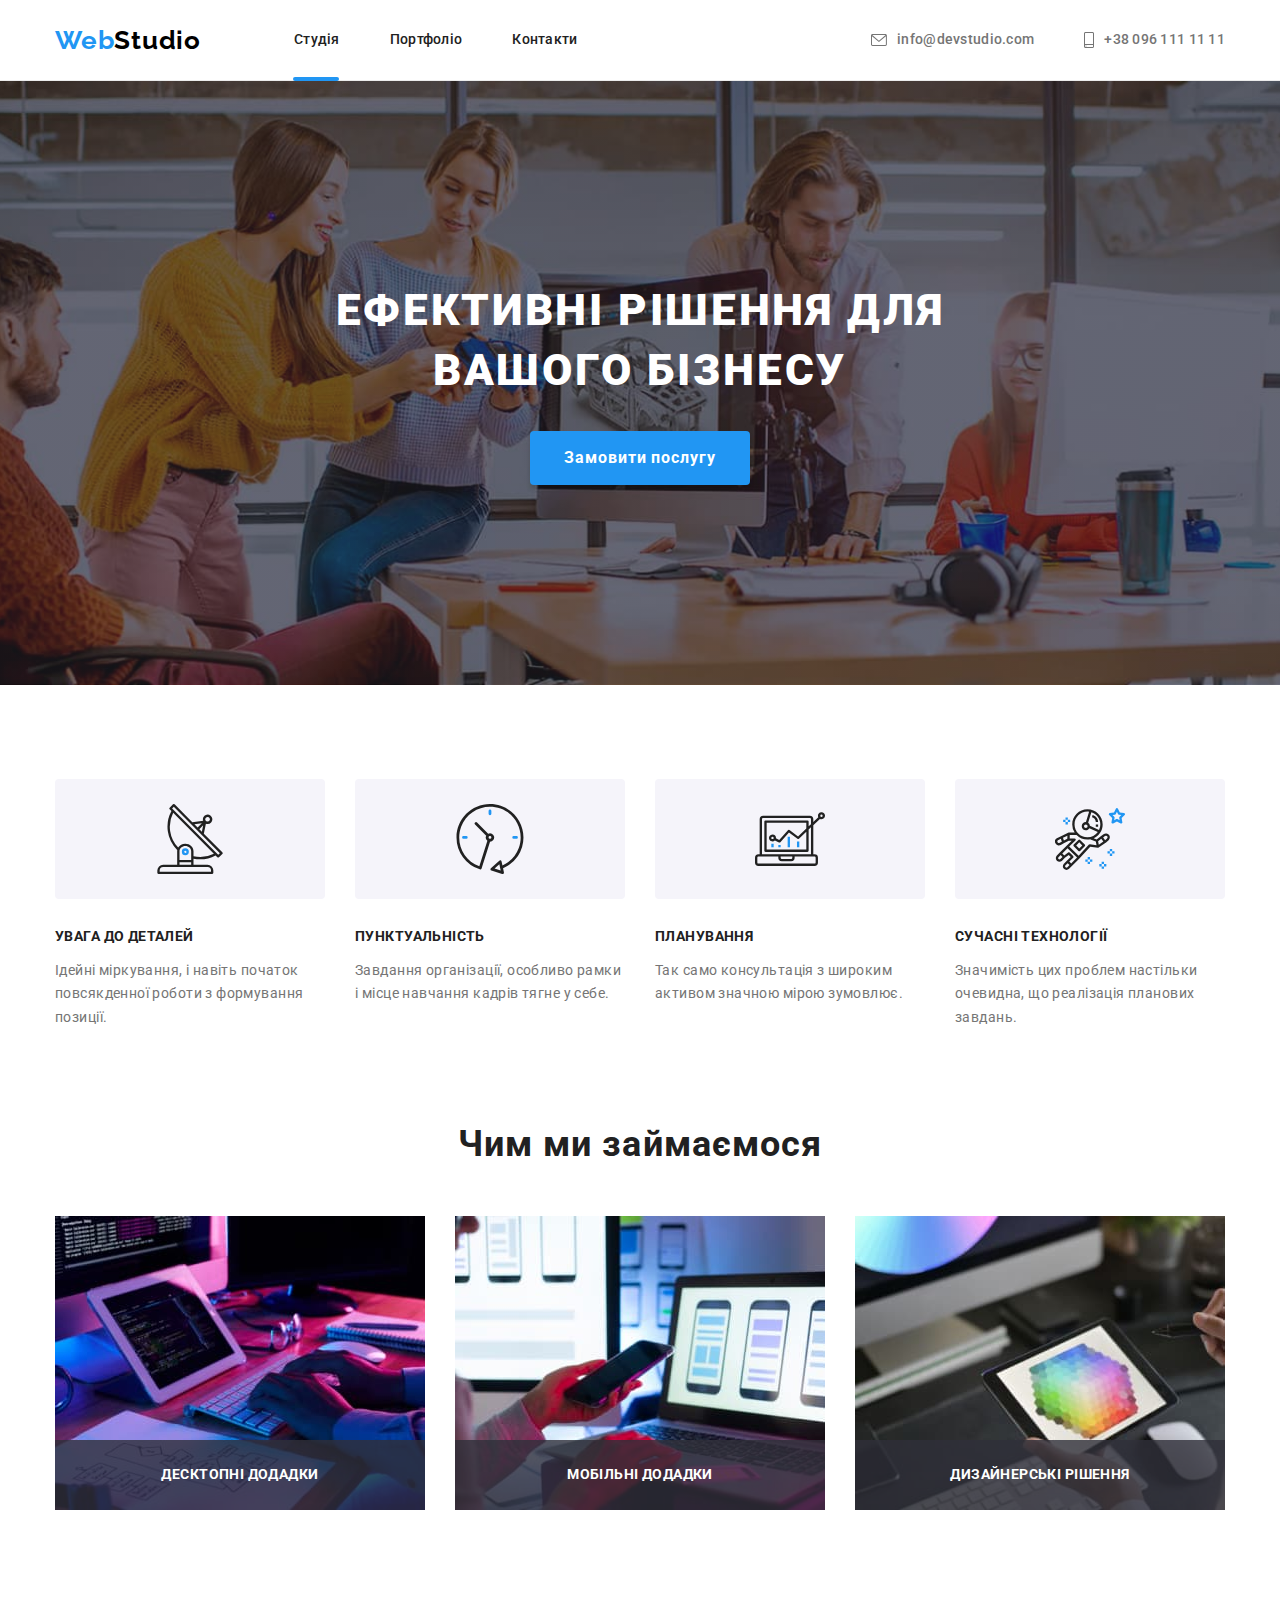
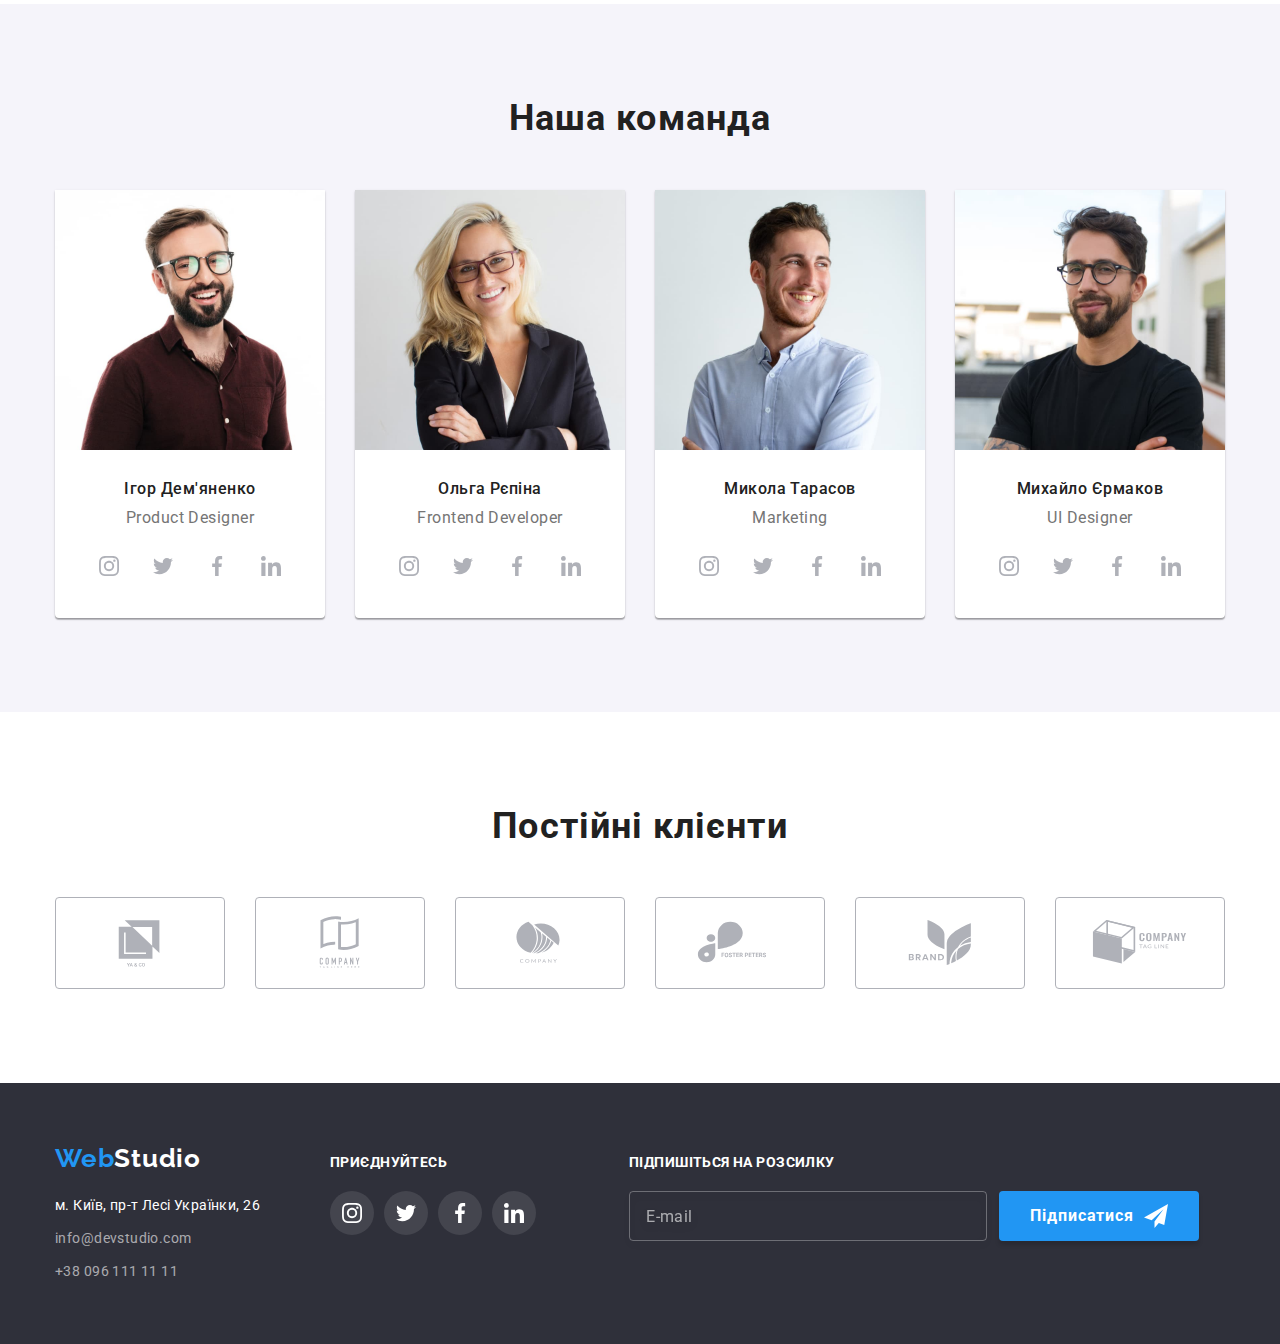
<file: index.html>
<!DOCTYPE html>
<html lang="uk">
    <head>
        <meta charset="UTF-8" />
        <meta http-equiv="X-UA-Compatible" content="IE=edge" />
        <meta name="viewport" content="width=device-width, initial-scale=1.0" />
        <title>Студія</title>
        <link rel="preconnect" href="https://fonts.googleapis.com" />
        <link rel="preconnect" href="https://fonts.gstatic.com" crossorigin />
        <link
            href="https://fonts.googleapis.com/css2?family=Raleway:wght@700&family=Roboto:wght@400;500;700;900&display=swap"
            rel="stylesheet"
        />
        <link
            rel="stylesheet"
            href="https://cdnjs.cloudflare.com/ajax/libs/modern-normalize/1.1.0/modern-normalize.min.css"
        />
        <link rel="stylesheet" href="./css/main.min.css" />
    </head>

    <body>
        <!-- Шапка -->
        <header class="header">
            <div class="container header__container">
                <a href="" class="header__logo"
                    ><span class="header__logo_color">Web</span>Studio</a
                >
                <nav>
                    <ul class="list header__navigation">
                        <li class="header__list">
                            <a
                                href="./index.html"
                                class="header__navigation__link current"
                                >Студія</a
                            >
                        </li>
                        <li class="header__list">
                            <a
                                href="./portfolio.html"
                                class="header__navigation__link"
                                >Портфоліо</a
                            >
                        </li>
                        <li class="header__list">
                            <a href="" class="header__navigation__link"
                                >Контакти</a
                            >
                        </li>
                    </ul>
                </nav>
                <ul class="list header__contacts">
                    <li class="header__list">
                        <a
                            href="mailto:info@devstudio.com"
                            class="header__contacts__link"
                            ><svg
                                class="header__contacts__link__icon"
                                width="16"
                                height="12"
                            >
                                <use
                                    href="./img/icons.svg#icon-envelope"
                                ></use></svg
                            >info@devstudio.com
                        </a>
                    </li>
                    <li class="header__list">
                        <a
                            href="tel:+380961111111"
                            class="header__contacts__link"
                            ><svg
                                class="header__contacts__link__icon"
                                width="10"
                                height="16"
                            >
                                <use
                                    href="./img/icons.svg#icon-smartphone"
                                ></use></svg
                            >+38 096 111 11 11
                        </a>
                    </li>
                </ul>
            </div>
        </header>

        <main>
            <!-- Герой -->
            <section class="hero">
                <h1 class="hero__title">
                    Ефективні рішення для вашого бізнесу
                </h1>
                <button
                    type="button"
                    class="button hero__button"
                    data-modal-open
                >
                    Замовити послугу
                </button>
            </section>
            <!-- Особливості -->
            <section class="section">
                <div class="container">
                    <h2 class="visually-hidden">Особливості</h2>
                    <ul class="list features-content">
                        <li class="features-list">
                            <div class="features-list__item">
                                <svg
                                    class="features-list__item__icon"
                                    width="70"
                                    height="70"
                                >
                                    <use
                                        href="./img/icons.svg#icon-antenna"
                                    ></use>
                                </svg>
                            </div>
                            <h3 class="features-list__subtitle">
                                УВАГА ДО ДЕТАЛЕЙ
                            </h3>
                            <p class="features-list__text">
                                Ідейні міркування, і навіть початок повсякденної
                                роботи з формування позиції.
                            </p>
                        </li>
                        <li class="features-list">
                            <div class="features-list__item">
                                <svg
                                    class="features-list__item__icon"
                                    width="70"
                                    height="70"
                                >
                                    <use
                                        href="./img/icons.svg#icon-clock"
                                    ></use>
                                </svg>
                            </div>
                            <h3 class="features-list__subtitle">
                                ПУНКТУАЛЬНІСТЬ
                            </h3>
                            <p class="features-list__text">
                                Завдання організації, особливо рамки і місце
                                навчання кадрів тягне у себе.
                            </p>
                        </li>
                        <li class="features-list">
                            <div class="features-list__item">
                                <svg
                                    class="features-list__item__icon"
                                    width="70"
                                    height="70"
                                >
                                    <use
                                        href="./img/icons.svg#icon-diagram"
                                    ></use>
                                </svg>
                            </div>
                            <h3 class="features-list__subtitle">ПЛАНУВАННЯ</h3>
                            <p class="features-list__text">
                                Так само консультація з широким активом значною
                                мірою зумовлює.
                            </p>
                        </li>
                        <li class="features-list">
                            <div class="features-list__item">
                                <svg
                                    class="features-list__item__icon"
                                    width="70"
                                    height="70"
                                >
                                    <use
                                        href="./img/icons.svg#icon-astronaut"
                                    ></use>
                                </svg>
                            </div>
                            <h3 class="features-list__subtitle">
                                СУЧАСНІ ТЕХНОЛОГІЇ
                            </h3>
                            <p class="features-list__text">
                                Значимість цих проблем настільки очевидна, що
                                реалізація планових завдань.
                            </p>
                        </li>
                    </ul>
                </div>
            </section>
            <!-- Чим ми займаємося -->
            <section class="section no-padding">
                <div class="container">
                    <h2 class="caption">Чим ми займаємося</h2>
                    <ul class="task-content">
                        <li class="task-list">
                            <div class="task-list__thumb">
                                <img
                                    src="./img/box1.jpg"
                                    alt="людина пише код"
                                    width="370"
                                    height="294"
                                    class="img"
                                />
                                <div class="task-list__desc">
                                    <h3 class="task-list__desc__text">
                                        ДЕСКТОПНІ ДОДАДКИ
                                    </h3>
                                </div>
                            </div>
                        </li>
                        <li class="task-list">
                            <div class="task-list__thumb">
                                <img
                                    src="./img/box2.jpg"
                                    alt="людина створює додаток для телефона"
                                    width="370"
                                    height="294"
                                    class="img"
                                />
                                <div class="task-list__desc">
                                    <h3 class="task-list__desc__text">
                                        МОБІЛЬНІ ДОДАДКИ
                                    </h3>
                                </div>
                            </div>
                        </li>
                        <li class="task-list">
                            <div class="task-list__thumb">
                                <img
                                    src="./img/box3.jpg"
                                    alt="селектор кольору"
                                    width="370"
                                    height="294"
                                    class="img"
                                />
                                <div class="task-list__desc">
                                    <h3 class="task-list__desc__text">
                                        ДИЗАЙНЕРСЬКІ РІШЕННЯ
                                    </h3>
                                </div>
                            </div>
                        </li>
                    </ul>
                </div>
            </section>
            <!-- Наша команда -->
            <section class="bg-team section">
                <div class="container">
                    <h2 class="caption">Наша команда</h2>
                    <ul class="team-content">
                        <li class="team-list">
                            <img
                                src="./img/portret1.jpg"
                                alt="фото Product Designer"
                                width="270"
                                height="260"
                                class="img"
                            />
                            <div class="team-list__content">
                                <h3 class="team-list__name">Ігор Дем'яненко</h3>
                                <p class="team-list__desc">Product Designer</p>
                                <ul class="team-list__soc">
                                    <li class="team-list__soc__list">
                                        <a class="team-list__soc__link" href="">
                                            <svg
                                                class="team-list__soc__icon"
                                                width="20"
                                                height="20"
                                            >
                                                <use
                                                    href="./img/icons.svg#icon-instagram"
                                                ></use>
                                            </svg>
                                        </a>
                                    </li>
                                    <li class="team-list__soc__list">
                                        <a class="team-list__soc__link" href=""
                                            ><svg
                                                class="team-list__soc__icon"
                                                width="20"
                                                height="20"
                                            >
                                                <use
                                                    href="./img/icons.svg#icon-twitter"
                                                ></use></svg
                                        ></a>
                                    </li>
                                    <li class="team-list__soc__list">
                                        <a class="team-list__soc__link" href=""
                                            ><svg
                                                class="team-list__soc__icon"
                                                width="20"
                                                height="20"
                                            >
                                                <use
                                                    href="./img/icons.svg#icon-facebook"
                                                ></use></svg
                                        ></a>
                                    </li>
                                    <li class="team-list__soc__list">
                                        <a class="team-list__soc__link" href=""
                                            ><svg
                                                class="team-list__soc__icon"
                                                width="20"
                                                height="20"
                                            >
                                                <use
                                                    href="./img/icons.svg#icon-linkedin"
                                                ></use></svg
                                        ></a>
                                    </li>
                                </ul>
                            </div>
                        </li>
                        <li class="team-list">
                            <img
                                src="./img/portret2.jpg"
                                alt="фото Frontend Developer"
                                width="270"
                                height="260"
                                class="img"
                            />
                            <div class="team-list__content">
                                <h3 class="team-list__name">Ольга Рєпіна</h3>
                                <p class="team-list__desc">
                                    Frontend Developer
                                </p>
                                <ul class="team-list__soc">
                                    <li class="team-list__soc__list">
                                        <a class="team-list__soc__link" href="">
                                            <svg
                                                class="team-list__soc__icon"
                                                width="20"
                                                height="20"
                                            >
                                                <use
                                                    href="./img/icons.svg#icon-instagram"
                                                ></use>
                                            </svg>
                                        </a>
                                    </li>
                                    <li class="team-list__soc__list">
                                        <a class="team-list__soc__link" href="">
                                            <svg
                                                class="team-list__soc__icon"
                                                width="20"
                                                height="20"
                                            >
                                                <use
                                                    href="./img/icons.svg#icon-twitter"
                                                ></use>
                                            </svg>
                                        </a>
                                    </li>
                                    <li class="team-list__soc__list">
                                        <a class="team-list__soc__link" href="">
                                            <svg
                                                class="team-list__soc__icon"
                                                width="20"
                                                height="20"
                                            >
                                                <use
                                                    href="./img/icons.svg#icon-facebook"
                                                ></use>
                                            </svg>
                                        </a>
                                    </li>
                                    <li class="team-list__soc__list">
                                        <a class="team-list__soc__link" href="">
                                            <svg
                                                class="team-list__soc__icon"
                                                width="20"
                                                height="20"
                                            >
                                                <use
                                                    href="./img/icons.svg#icon-linkedin"
                                                ></use>
                                            </svg>
                                        </a>
                                    </li>
                                </ul>
                            </div>
                        </li>
                        <li class="team-list">
                            <img
                                src="./img/portret3.jpg"
                                alt="фото Marketing"
                                width="270"
                                height="260"
                                class="img"
                            />
                            <div class="team-list__content">
                                <h3 class="team-list__name">Микола Тарасов</h3>
                                <p class="team-list__desc">Marketing</p>
                                <ul class="team-list__soc">
                                    <li class="team-list__soc__list">
                                        <a class="team-list__soc__link" href="">
                                            <svg
                                                class="team-list__soc__icon"
                                                width="20"
                                                height="20"
                                            >
                                                <use
                                                    href="./img/icons.svg#icon-instagram"
                                                ></use>
                                            </svg>
                                        </a>
                                    </li>
                                    <li class="team-list__soc__list">
                                        <a class="team-list__soc__link" href="">
                                            <svg
                                                class="team-list__soc__icon"
                                                width="20"
                                                height="20"
                                            >
                                                <use
                                                    href="./img/icons.svg#icon-twitter"
                                                ></use>
                                            </svg>
                                        </a>
                                    </li>
                                    <li class="team-list__soc__list">
                                        <a class="team-list__soc__link" href="">
                                            <svg
                                                class="team-list__soc__icon"
                                                width="20"
                                                height="20"
                                            >
                                                <use
                                                    href="./img/icons.svg#icon-facebook"
                                                ></use>
                                            </svg>
                                        </a>
                                    </li>
                                    <li class="team-list__soc__list">
                                        <a class="team-list__soc__link" href="">
                                            <svg
                                                class="team-list__soc__icon"
                                                width="20"
                                                height="20"
                                            >
                                                <use
                                                    href="./img/icons.svg#icon-linkedin"
                                                ></use>
                                            </svg>
                                        </a>
                                    </li>
                                </ul>
                            </div>
                        </li>
                        <li class="team-list">
                            <img
                                src="./img/portret4.jpg"
                                alt="фото UI Designer"
                                width="270"
                                height="260"
                                class="img"
                            />
                            <div class="team-list__content">
                                <h3 class="team-list__name">Михайло Єрмаков</h3>
                                <p class="team-list__desc">UI Designer</p>
                                <ul class="team-list__soc">
                                    <li class="team-list__soc__list">
                                        <a class="team-list__soc__link" href=""
                                            ><svg
                                                class="team-list__soc__icon"
                                                width="20"
                                                height="20"
                                            >
                                                <use
                                                    href="./img/icons.svg#icon-instagram"
                                                ></use></svg
                                        ></a>
                                    </li>
                                    <li class="team-list__soc__list">
                                        <a class="team-list__soc__link" href="">
                                            <svg
                                                class="team-list__soc__icon"
                                                width="20"
                                                height="20"
                                            >
                                                <use
                                                    href="./img/icons.svg#icon-twitter"
                                                ></use>
                                            </svg>
                                        </a>
                                    </li>
                                    <li class="team-list__soc__list">
                                        <a class="team-list__soc__link" href="">
                                            <svg
                                                class="team-list__soc__icon"
                                                width="20"
                                                height="20"
                                            >
                                                <use
                                                    href="./img/icons.svg#icon-facebook"
                                                ></use>
                                            </svg>
                                        </a>
                                    </li>
                                    <li class="team-list__soc__list">
                                        <a class="team-list__soc__link" href="">
                                            <svg
                                                class="team-list__soc__icon"
                                                width="20"
                                                height="20"
                                            >
                                                <use
                                                    href="./img/icons.svg#icon-linkedin"
                                                ></use>
                                            </svg>
                                        </a>
                                    </li>
                                </ul>
                            </div>
                        </li>
                    </ul>
                </div>
            </section>

            <!-- Постійні клієнти -->
            <section class="section">
                <h2 class="caption">Постійні клієнти</h2>
                <div class="container">
                    <ul class="clients-content">
                        <li class="clients-list">
                            <a href="" class="clients-list__logo">
                                <svg
                                    class="clients-list__icon"
                                    width="106"
                                    height="60"
                                >
                                    <use href="./img/icons.svg#icon-Logo"></use>
                                </svg>
                            </a>
                        </li>
                        <li class="clients-list">
                            <a href="" class="clients-list__logo">
                                <svg
                                    class="clients-list__icon"
                                    width="106"
                                    height="60"
                                >
                                    <use
                                        href="./img/icons.svg#icon-Logo2"
                                    ></use>
                                </svg>
                            </a>
                        </li>
                        <li class="clients-list">
                            <a href="" class="clients-list__logo">
                                <svg
                                    class="clients-list__icon"
                                    width="106"
                                    height="60"
                                >
                                    <use
                                        href="./img/icons.svg#icon-Logo3"
                                    ></use>
                                </svg>
                            </a>
                        </li>
                        <li class="clients-list">
                            <a href="" class="clients-list__logo">
                                <svg
                                    class="clients-list__icon"
                                    width="106"
                                    height="60"
                                >
                                    <use
                                        href="./img/icons.svg#icon-Logo4"
                                    ></use>
                                </svg>
                            </a>
                        </li>
                        <li class="clients-list">
                            <a href="" class="clients-list__logo">
                                <svg
                                    class="clients-list__icon"
                                    width="106"
                                    height="60"
                                >
                                    <use
                                        href="./img/icons.svg#icon-Logo5"
                                    ></use>
                                </svg>
                            </a>
                        </li>
                        <li class="clients-list">
                            <a href="" class="clients-list__logo">
                                <svg
                                    class="clients-list__icon"
                                    width="106"
                                    height="60"
                                >
                                    <use
                                        href="./img/icons.svg#icon-Logo6"
                                    ></use></svg
                            ></a>
                        </li>
                    </ul>
                </div>
            </section>
        </main>

        <!-- Підвал -->
        <footer class="bg-footer">
            <div class="container footer">
                <div class="footer__adress">
                    <a href="" class="footer__logo"
                        ><span class="footer__logo_color_accent">Web</span
                        ><span class="footer__logo_color">Studio</span></a
                    >
                    <address class="footer__adress__container">
                        <ul class="adress-content">
                            <li class="footer-list">
                                <a
                                    href="https://goo.gl/maps/EUFR8AD1wJdvJYkh8"
                                    target="_blank"
                                    rel="noopener noreferrer nofollow"
                                    class="footer-list__adress"
                                    >м. Київ, пр-т Лесі Українки, 26</a
                                >
                            </li>
                            <li class="footer-list">
                                <a
                                    href="mailto:info@devstudio.com"
                                    class="footer-list__contacts"
                                    >info@devstudio.com</a
                                >
                            </li>
                            <li class="footer-list">
                                <a
                                    href="tel:+380961111111"
                                    class="footer-list__contacts"
                                    >+38 096 111 11 11</a
                                >
                            </li>
                        </ul>
                    </address>
                </div>

                <div class="footer__socials">
                    <h3 class="footer__socials__subtitle">приєднуйтесь</h3>
                    <ul class="footer-list footer__socials__items">
                        <li>
                            <a href="" class="footer__socials__link">
                                <svg
                                    class="footer__socials__icon"
                                    width="20"
                                    height="20"
                                >
                                    <use
                                        href="./img/icons.svg#icon-instagram"
                                    ></use>
                                </svg>
                            </a>
                        </li>
                        <li>
                            <a href="" class="footer__socials__link">
                                <svg
                                    class="footer__socials__icon"
                                    width="20"
                                    height="20"
                                >
                                    <use
                                        href="./img/icons.svg#icon-twitter"
                                    ></use>
                                </svg>
                            </a>
                        </li>
                        <li>
                            <a href="" class="footer__socials__link">
                                <svg
                                    class="footer__socials__icon"
                                    width="20"
                                    height="20"
                                >
                                    <use
                                        href="./img/icons.svg#icon-facebook"
                                    ></use>
                                </svg>
                            </a>
                        </li>
                        <li>
                            <a href="" class="footer__socials__link">
                                <svg
                                    class="footer__socials__icon"
                                    width="20"
                                    height="20"
                                >
                                    <use
                                        href="./img/icons.svg#icon-linkedin"
                                    ></use>
                                </svg>
                            </a>
                        </li>
                    </ul>
                </div>

                <div class="footer__form">
                    <form>
                        <p class="footer__form__subtitle">
                            ПІДПИШІТЬСЯ НА РОЗСИЛКУ
                        </p>
                        <div class="footer__form__box">
                            <input
                                type="text"
                                class="footer__form__input"
                                name="user-email"
                                placeholder="E-mail"
                            />
                            <button type="submit" class="footer__form__button">
                                Підписатися
                                <svg
                                    class="footer__form__button__icon"
                                    width="24"
                                    height="24"
                                >
                                    <use
                                        href="./img/icons.svg#icon-icon-send"
                                    ></use>
                                </svg>
                            </button>
                        </div>
                    </form>
                </div>
            </div>
        </footer>

        <div class="backdrop is-hidden" data-modal>
            <div class="modal">
                <button class="modal__button_close" data-modal-close>
                    <svg class="modal__button__icon" width="18" height="18">
                        <use
                            href="./img/icons.svg#icon-close-black-18dp-2-1"
                        ></use>
                    </svg>
                </button>
                <p class="modal__subtitle">
                    Залиште свої дані, ми вам передзвонимо
                </p>
                <form>
                    <div class="modal-form">
                        <label for="user-name" class="modal-form__label"
                            >Ім'я</label
                        >
                        <div class="modal-form__wrap">
                            <input
                                type="text"
                                class="modal-form__input"
                                name="user-name"
                                id="user-name"
                                required
                            />
                            <svg
                                class="modal-form__input__icon"
                                width="18"
                                height="18"
                            >
                                <use
                                    href="./img/icons.svg#icon-person-black-18dp-1"
                                ></use>
                            </svg>
                        </div>
                    </div>
                    <div class="modal-form">
                        <label for="user-tel" class="modal-form__label"
                            >Телефон</label
                        >
                        <div class="modal-form__wrap">
                            <input
                                type="tel"
                                class="modal-form__input"
                                name="user-tel"
                                id="user-tel"
                                required
                            />
                            <svg
                                class="modal-form__input__icon"
                                width="18"
                                height="18"
                            >
                                <use
                                    href="./img/icons.svg#icon-phone-black-18dp-1"
                                ></use>
                            </svg>
                        </div>
                    </div>
                    <div class="modal-form">
                        <label for="user-email" class="modal-form__label"
                            >Пошта</label
                        >
                        <div class="modal-form__wrap">
                            <input
                                type="email"
                                class="modal-form__input"
                                name="user-email"
                                id="user-email"
                            />
                            <svg
                                class="modal-form__input__icon"
                                width="18"
                                height="18"
                            >
                                <use
                                    href="./img/icons.svg#icon-email-black-18dp-1"
                                ></use>
                            </svg>
                        </div>
                    </div>
                    <div class="modal-form">
                        <label for="user-comment" class="modal-form__label"
                            >Коментар</label
                        >
                        <textarea
                            name="user-comment"
                            id="user-comment"
                            class="modal-form__comment"
                            placeholder="Введіть текст"
                        ></textarea>
                    </div>
                    <div class="modal-checkbox">
                        <input
                            type="checkbox"
                            class="modal-checkbox__input visually-hidden"
                            name="privacy"
                            id="privacy"
                        />
                        <label for="privacy" class="modal-checkbox__text">
                            <span>
                                <svg
                                    class="modal-checkbox__text__icon"
                                    width="16"
                                    height="15"
                                >
                                    <use
                                        href="./img/icons.svg#icon-icon-check-1"
                                    ></use>
                                </svg>
                            </span>
                            Погоджуюся з розсилкою та приймаю&nbsp;
                            <a href="" class="modal-checkbox__text_condition"
                                >Умови договору</a
                            >
                        </label>
                    </div>
                    <div class="modal__button__box">
                        <button type="submit" class="modal__button__text">
                            Відправити
                        </button>
                    </div>
                </form>
            </div>
        </div>
        <script src="./js/modal.js"></script>
    </body>
</html>
</file>
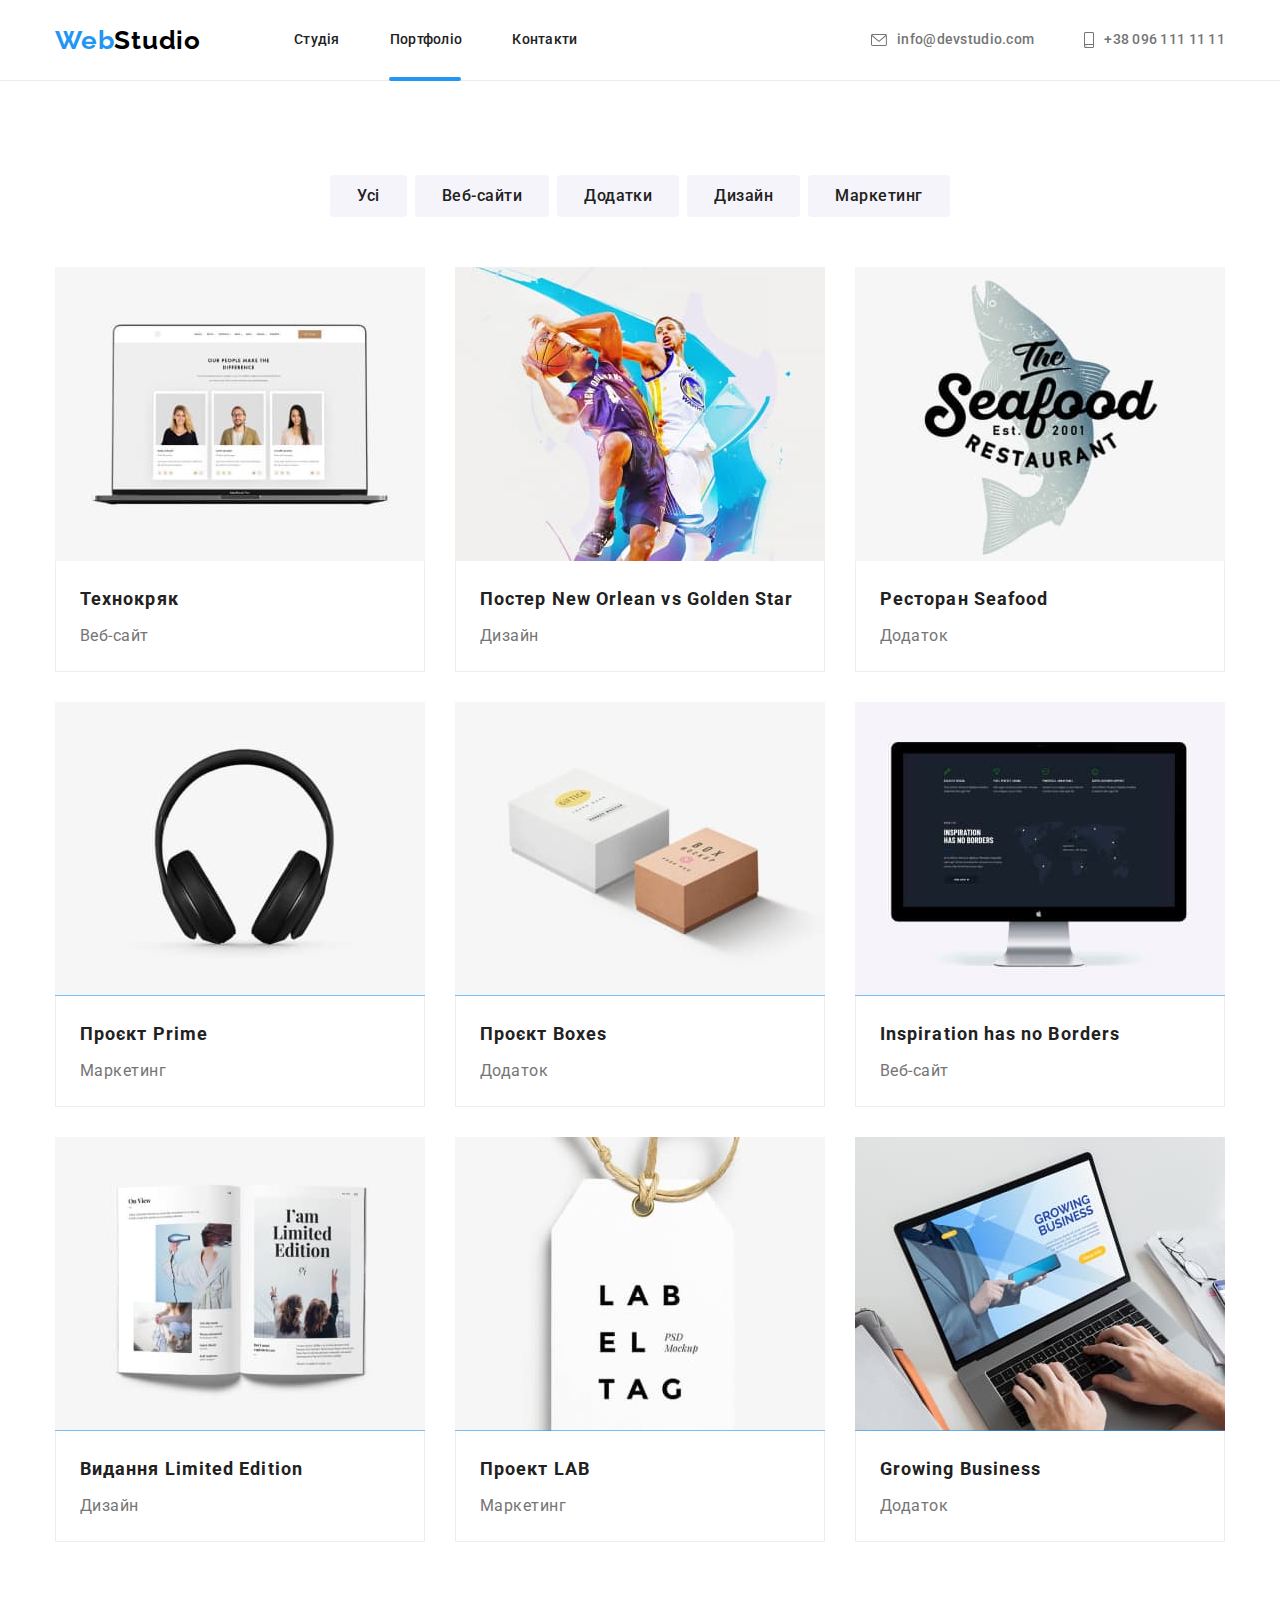
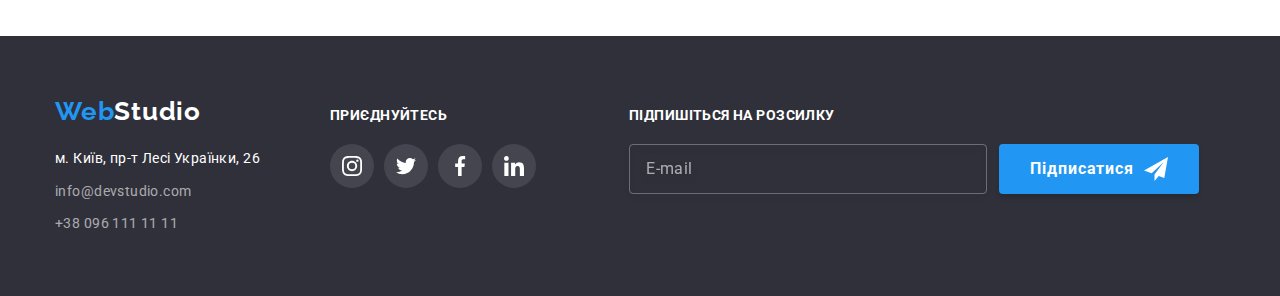
<file: portfolio.html>
<!DOCTYPE html>
<html lang="uk">
    <head>
        <meta charset="UTF-8" />
        <meta http-equiv="X-UA-Compatible" content="IE=edge" />
        <meta name="viewport" content="width=device-width, initial-scale=1.0" />
        <title>Portfolio</title>
        <link rel="preconnect" href="https://fonts.googleapis.com" />
        <link rel="preconnect" href="https://fonts.gstatic.com" crossorigin />
        <link
            href="https://fonts.googleapis.com/css2?family=Raleway:wght@700&family=Roboto:wght@400;500;700&display=swap"
            rel="stylesheet"
        />
        <link
            rel="stylesheet"
            href="https://cdnjs.cloudflare.com/ajax/libs/modern-normalize/1.1.0/modern-normalize.min.css"
        />
        <link rel="stylesheet" href="./css/main.min.css" />
    </head>

    <body>
        <!-- Шапка -->
        <header class="header">
            <div class="container header__container">
                <a href="" class="header__logo"
                    ><span class="header__logo_color">Web</span>Studio</a
                >
                <nav>
                    <ul class="list header__navigation">
                        <li class="header__list">
                            <a href="./index.html" class="header__navigation__link"
                                >Студія</a
                            >
                        </li>
                        <li class="header__list">
                            <a href="./portfolio.html" class="header__navigation__link current"
                                >Портфоліо</a
                            >
                        </li>
                        <li class="header__list">
                            <a href="" class="header__navigation__link">Контакти</a>
                        </li>
                    </ul>
                </nav>
                <ul class="list header__contacts">
                    <li class="header__list">
                        <a
                            href="mailto:info@devstudio.com"
                            class="header__contacts__link"
                            ><svg class="header__contacts__link__icon" width="16" height="12">
                                <use
                                    href="./img/icons.svg#icon-envelope"
                                ></use></svg
                            >info@devstudio.com
                        </a>
                    </li>
                    <li class="header__list">
                        <a href="tel:+380961111111" class="header__contacts__link"
                            ><svg class="header__contacts__link__icon" width="10" height="16">
                                <use
                                    href="./img/icons.svg#icon-smartphone"
                                ></use></svg
                            >+38 096 111 11 11
                        </a>
                    </li>
                </ul>
            </div>
        </header>

        <main>
            <!-- Фільтр -->
            <section class="section">
                <div class="container">
                    <h1 class="visually-hidden">Portfolio</h1>
                    <ul class="list filtres">
                        <li class="filtres-list">
                            <button
                                type="button"
                                class="filtres__button_color filtres__button__text"
                            >
                                Усі
                            </button>
                        </li>
                        <li class="filtres-list">
                            <button
                                type="button"
                                class="filtres__button_color filtres__button__text"
                            >
                                Веб-сайти
                            </button>
                        </li>
                        <li class="filtres-list">
                            <button
                                type="button"
                                class="filtres__button_color filtres__button__text"
                            >
                                Додатки
                            </button>
                        </li>
                        <li class="filtres-list">
                            <button
                                type="button"
                                class="filtres__button_color filtres__button__text"
                            >
                                Дизайн
                            </button>
                        </li>
                        <li class="filtres-list">
                            <button
                                type="button"
                                class="filtres__button_color filtres__button__text"
                            >
                                Маркетинг
                            </button>
                        </li>
                    </ul>

                    <!-- Проекти -->
                    <ul class="list projects-container">
                        <li class="projects-list">
                            <a href="" class="projects-list__link">
                                <div class="projects-list__thumb">
                                    <img
                                        src="./img/portfolio1.jpg"
                                        alt="екран ноутбука"
                                        width="370"
                                        height="294"
                                    />
                                    <div
                                        class="projects-list__overlay"
                                    >
                                        <p class="projects-list__overlay__text">
                                            Ресурс пропонує комплексні
                                            пропозиції з різним рівнем
                                            функціоналу та сервісів. Все це
                                            дозволить відвідувачу отримати
                                            вичерпні відомості про компанію чи
                                            приватну особу.
                                        </p>
                                    </div>
                                </div>
                                <div class="projects-list__desc">
                                    <h2 class="projects-list__desc__subtitle">Технокряк</h2>
                                    <p class="projects-list__desc__text">Веб-сайт</p>
                                </div>
                            </a>
                        </li>
                        <li class="projects-list">
                            <a href="" class="projects-list__link">
                                <div class="projects-list__thumb">
                                    <img
                                        src="./img/portfolio2.jpg"
                                        alt="баскетбол"
                                        width="370"
                                        height="294"
                                    />
                                    <div class="projects-list__overlay">
                                        <p class="projects-list__overlay__text">
                                            Ресурс пропонує комплексні
                                            пропозиції з різним рівнем
                                            функціоналу та сервісів. Все це
                                            дозволить відвідувачу отримати
                                            вичерпні відомості про компанію чи
                                            приватну особу.
                                        </p>
                                    </div>
                                </div>
                                <div class="projects-list__desc">
                                    <h2 class="projects-list__desc__subtitle">
                                        Постер New Orlean vs Golden Star
                                    </h2>
                                    <p class="projects-list__desc__text">Дизайн</p>
                                </div>
                            </a>
                        </li>
                        <li class="projects-list">
                            <a href="" class="projects-list__link">
                                <div class="projects-list__thumb">
                                    <img
                                        src="./img/portfolio3.jpg"
                                        alt="логотип ресторану"
                                        width="370"
                                        height="294"
                                    />
                                    <div class="projects-list__overlay">
                                        <p class="projects-list__overlay__text">
                                            Ресурс пропонує комплексні
                                            пропозиції з різним рівнем
                                            функціоналу та сервісів. Все це
                                            дозволить відвідувачу отримати
                                            вичерпні відомості про компанію чи
                                            приватну особу.
                                        </p>
                                    </div>
                                </div>
                                <div class="projects-list__desc">
                                    <h2 class="projects-list__desc__subtitle">
                                        Ресторан Seafood
                                    </h2>
                                    <p class="projects-list__desc__text">Додаток</p>
                                </div>
                            </a>
                        </li>
                        <li class="projects-list">
                            <a href="" class="projects-list__link">
                                <div class="projects-list__thumb">
                                    <img
                                        src="./img/portfolio4.jpg"
                                        alt="навушники"
                                        width="370"
                                        height="294"
                                    />
                                    <div class="projects-list__overlay">
                                        <p class="projects-list__overlay__text">
                                            Ресурс пропонує комплексні
                                            пропозиції з різним рівнем
                                            функціоналу та сервісів. Все це
                                            дозволить відвідувачу отримати
                                            вичерпні відомості про компанію чи
                                            приватну особу.
                                        </p>
                                    </div>
                                </div>
                                <div class="projects-list__desc">
                                    <h2 class="projects-list__desc__subtitle">
                                        Проєкт Prime
                                    </h2>
                                    <p class="projects-list__desc__text">Маркетинг</p>
                                </div>
                            </a>
                        </li>
                        <li class="projects-list">
                            <a href="" class="projects-list__link">
                                <div class="projects-list__thumb">
                                    <img
                                        src="./img/portfolio5.jpg"
                                        alt="дві коробки"
                                        width="370"
                                        height="294"
                                    />
                                    <div class="projects-list__overlay">
                                        <p class="projects-list__overlay__text">
                                            Ресурс пропонує комплексні
                                            пропозиції з різним рівнем
                                            функціоналу та сервісів. Все це
                                            дозволить відвідувачу отримати
                                            вичерпні відомості про компанію чи
                                            приватну особу.
                                        </p>
                                    </div>
                                </div>
                                <div class="projects-list__desc">
                                    <h2 class="projects-list__desc__subtitle">
                                        Проєкт Boxes
                                    </h2>
                                    <p class="projects-list__desc__text">Додаток</p>
                                </div>
                            </a>
                        </li>
                        <li class="projects-list">
                            <a href="" class="projects-list__link">
                                <div class="projects-list__thumb">
                                    <img
                                        src="./img/portfolio6.jpg"
                                        alt="монітор"
                                        width="370"
                                        height="294"
                                    />
                                    <div class="projects-list__overlay">
                                        <p class="projects-list__overlay__text">
                                            Ресурс пропонує комплексні
                                            пропозиції з різним рівнем
                                            функціоналу та сервісів. Все це
                                            дозволить відвідувачу отримати
                                            вичерпні відомості про компанію чи
                                            приватну особу.
                                        </p>
                                    </div>
                                </div>
                                <div class="projects-list__desc">
                                    <h2 class="projects-list__desc__subtitle">
                                        Inspiration has no Borders
                                    </h2>
                                    <p class="projects-list__desc__text">Веб-сайт</p>
                                </div>
                            </a>
                        </li>
                        <li class="projects-list">
                            <a href="" class="projects-list__link">
                                <div class="projects-list__thumb">
                                    <img
                                        src="./img/portfolio7.jpg"
                                        alt="розкрита книга"
                                        width="370"
                                        height="294"
                                    />
                                    <div class="projects-list__overlay">
                                        <p class="projects-list__overlay__text">
                                            Ресурс пропонує комплексні
                                            пропозиції з різним рівнем
                                            функціоналу та сервісів. Все це
                                            дозволить відвідувачу отримати
                                            вичерпні відомості про компанію чи
                                            приватну особу.
                                        </p>
                                    </div>
                                </div>
                                <div class="projects-list__desc">
                                    <h2 class="projects-list__desc__subtitle">
                                        Видання Limited Edition
                                    </h2>
                                    <p class="projects-list__desc__text">Дизайн</p>
                                </div>
                            </a>
                        </li>
                        <li class="projects-list">
                            <a href="" class="projects-list__link">
                                <div class="projects-list__thumb">
                                    <img
                                        src="./img/portfolio8.jpg"
                                        alt="лейба"
                                        width="370"
                                        height="294"
                                    />
                                    <div class="projects-list__overlay">
                                        <p class="projects-list__overlay__text">
                                            Ресурс пропонує комплексні
                                            пропозиції з різним рівнем
                                            функціоналу та сервісів. Все це
                                            дозволить відвідувачу отримати
                                            вичерпні відомості про компанію чи
                                            приватну особу.
                                        </p>
                                    </div>
                                </div>
                                <div class="projects-list__desc">
                                    <h2 class="projects-list__desc__subtitle">Проект LAB</h2>
                                    <p class="projects-list__desc__text">Маркетинг</p>
                                </div>
                            </a>
                        </li>
                        <li class="projects-list">
                            <a href="" class="projects-list__link">
                                <div class="projects-list__thumb">
                                    <img
                                        src="./img/portfolio9.jpg"
                                        alt="людина печатає"
                                        width="370"
                                        height="294"
                                    />
                                    <div class="projects-list__overlay">
                                        <p class="projects-list__overlay__text">
                                            Ресурс пропонує комплексні
                                            пропозиції з різним рівнем
                                            функціоналу та сервісів. Все це
                                            дозволить відвідувачу отримати
                                            вичерпні відомості про компанію чи
                                            приватну особу.
                                        </p>
                                    </div>
                                </div>
                                <div class="projects-list__desc">
                                    <h2 class="projects-list__desc__subtitle">
                                        Growing Business
                                    </h2>
                                    <p class="projects-list__desc__text">Додаток</p>
                                </div>
                            </a>
                        </li>
                    </ul>
                </div>
            </section>
        </main>

        <!-- Підвал -->
        <footer class="bg-footer">
            <div class="container footer">
                <div class="footer__adress">
                    <a href="" class="footer__logo"
                        ><span class="footer__logo_color_accent">Web</span
                        ><span class="footer__logo_color">Studio</span></a
                    >
                    <address class="footer__adress__container">
                        <ul class="adress-content">
                            <li class="footer-list">
                                <a
                                    href="https://goo.gl/maps/EUFR8AD1wJdvJYkh8"
                                    target="_blank"
                                    rel="noopener noreferrer nofollow"
                                    class="footer-list__adress"
                                    >м. Київ, пр-т Лесі Українки, 26</a
                                >
                            </li>
                            <li class="footer-list">
                                <a
                                    href="mailto:info@devstudio.com"
                                    class="footer-list__contacts"
                                    >info@devstudio.com</a
                                >
                            </li>
                            <li class="footer-list">
                                <a
                                    href="tel:+380961111111"
                                    class="footer-list__contacts"
                                    >+38 096 111 11 11</a
                                >
                            </li>
                        </ul>
                    </address>
                </div>
                
                <div class="footer__socials">
                    <h3 class="footer__socials__subtitle">приєднуйтесь</h3>
                    <ul class="footer-list footer__socials__items">
                        <li>
                            <a href="" class="footer__socials__link">
                                <svg
                                    class="footer__socials__icon"
                                    width="20"
                                    height="20"
                                >
                                    <use
                                        href="./img/icons.svg#icon-instagram"
                                    ></use>
                                </svg>
                            </a>
                        </li>
                        <li>
                            <a href="" class="footer__socials__link">
                                <svg
                                    class="footer__socials__icon"
                                    width="20"
                                    height="20"
                                >
                                    <use
                                        href="./img/icons.svg#icon-twitter"
                                    ></use>
                                </svg>
                            </a>
                        </li>
                        <li>
                            <a href="" class="footer__socials__link">
                                <svg
                                    class="footer__socials__icon"
                                    width="20"
                                    height="20"
                                >
                                    <use
                                        href="./img/icons.svg#icon-facebook"
                                    ></use>
                                </svg>
                            </a>
                        </li>
                        <li>
                            <a href="" class="footer__socials__link">
                                <svg
                                    class="footer__socials__icon"
                                    width="20"
                                    height="20"
                                >
                                    <use
                                        href="./img/icons.svg#icon-linkedin"
                                    ></use>
                                </svg>
                            </a>
                        </li>
                    </ul>
                </div>
                
                <div class="footer__form"> 
                    <form>
                        <p class="footer__form__subtitle">ПІДПИШІТЬСЯ НА РОЗСИЛКУ</p>
                        <div class="footer__form__box">
                            <input
                                type="text"
                                class="footer__form__input"
                                name="user-email"
                                placeholder="E-mail"
                            />
                            <button type="submit" class="footer__form__button">
                                Підписатися
                                <svg class="footer__form__button__icon" width="24" height="24">
                                    <use
                                        href="./img/icons.svg#icon-icon-send"
                                    ></use>
                                </svg>
                            </button>
                        </div>
                    </form>
                </div>
            </div>
        </footer>
    </body>
</html>
</file>
<file: css/main.min.css>
:root{--primary-text-color: #212121;--secondary-text-color: #757575;--third-text-color: #ffffff;--footer-text-color: rgba(255, 255, 255, 0.6);--accent-color: #2196f3;--black-color: #000000;--icons-color: #afb1b8;--features-color: #f5f4fa;--modal-overlay: rgba(0, 0, 0, 0.2);--modal-background: #ffffff;--footer-items-color: #ffffff}body{font-family:"Roboto",sans-serif;color:var(--primary-text-color)}.visually-hidden{position:absolute;white-space:nowrap;width:1px;height:1px;overflow:hidden;border:0;padding:0;clip:rect(0 0 0 0);-webkit-clip-path:inset(50%);clip-path:inset(50%);margin:-1px}.list{margin:0;padding:0;list-style-type:none}.current{position:relative;color:var(--accent-color)}.current::after{content:"";position:absolute;bottom:0;display:block;width:100%;height:4px;border-radius:2px;margin:-1px;background-color:var(--accent-color)}a{text-decoration:none}.container{width:1200px;padding-left:15px;padding-right:15px;margin:0 auto}button{cursor:pointer}.section{padding-top:94px;padding-bottom:94px}.section.no-padding{padding-top:0}.img{display:block;max-width:100%;height:auto}.caption{color:var(--primary-text-color);font-weight:700;font-size:36px;line-height:1.16;text-align:center;letter-spacing:.03em;margin-top:0;margin-bottom:50px}.backdrop{position:fixed;top:0;left:0;width:100%;height:100%;background-color:var(--modal-overlay);opacity:1;transition:opacity 250ms cubic-bezier(0.4, 0, 0.2, 1)}.backdrop.is-hidden{opacity:0;pointer-events:none}.modal{position:absolute;top:50%;left:50%;transform:translate(-50%, -50%);min-width:528px;min-height:581px;padding:40px;background-color:var(--modal-background);box-shadow:0px 1px 3px rgba(0,0,0,.12),0px 1px 1px rgba(0,0,0,.14),0px 2px 1px rgba(0,0,0,.2);border-radius:4px}.modal__button_close{position:fixed;top:8px;right:8px;display:flex;border:1px solid rgba(0,0,0,.1);border-radius:50%;background-color:rgba(0,0,0,0);width:30px;height:30px;justify-content:center;align-items:center;padding:0}.modal__button_close:hover,.modal__button_close:focus{fill:var(--accent-color)}.modal__subtitle{font-family:"Roboto";font-style:normal;font-weight:700;font-size:20px;line-height:1.15;text-align:center;letter-spacing:.03em;margin:0;margin-bottom:12px}.modal-form__label{font-family:"Roboto";font-style:normal;font-weight:400;font-size:12px;line-height:1.16;letter-spacing:.01em;color:var(--secondary-text-color)}.modal-form__input{display:flex;width:100%;height:40px;border:1px solid rgba(33,33,33,.2);border-radius:4px;margin-bottom:10px;padding-left:42px;outline:rgba(0,0,0,0);transition:color 250ms cubic-bezier(0.4, 0, 0.2, 1),border-color 250ms cubic-bezier(0.4, 0, 0.2, 1)}.modal-form__input:focus{border:1px solid var(--accent-color)}.modal-form__wrap{position:relative}.modal-form__input__icon{position:absolute;top:50%;transform:translateY(-50%);left:12px;fill:currentColor}.modal-form__input:focus+.modal-form__input__icon{fill:var(--accent-color)}.modal-form__comment{display:flex;width:100%;height:120px;border:1px solid rgba(33,33,33,.2);border-radius:4px;padding:12px 16px;font-family:"Roboto";font-style:normal;font-weight:400;font-size:12px;line-height:1.16;letter-spacing:.01em;outline:rgba(0,0,0,0);transition:border-color 250ms cubic-bezier(0.4, 0, 0.2, 1)}.modal-form__comment:focus{border-color:var(--accent-color)}.modal-form__comment::-moz-placeholder{font-family:"Roboto";font-style:normal;font-weight:400;font-size:12px;line-height:1.16;letter-spacing:.01em;color:rgba(117,117,117,.5)}.modal-form__comment:-ms-input-placeholder{font-family:"Roboto";font-style:normal;font-weight:400;font-size:12px;line-height:1.16;letter-spacing:.01em;color:rgba(117,117,117,.5)}.modal-form__comment::placeholder{font-family:"Roboto";font-style:normal;font-weight:400;font-size:12px;line-height:1.16;letter-spacing:.01em;color:rgba(117,117,117,.5)}.modal-checkbox{display:flex;justify-content:center;align-items:center;margin-top:20px;margin-bottom:30px}.modal-checkbox__text{display:flex;align-items:center;justify-content:center;font-family:"Roboto";font-style:normal;font-weight:400;font-size:14px;line-height:1.71;letter-spacing:.03em;color:var(--secondary-text-color)}.modal-checkbox__text span{width:16px;height:15px;border:2px solid var(--primary-text-color);border-radius:2px;margin-right:8px;display:flex;justify-content:center;align-items:center;fill:rgba(0,0,0,0);transition:color 250ms cubic-bezier(0.4, 0, 0.2, 1)}.modal-checkbox__input:checked+.modal-checkbox__text span{background-color:var(--accent-color);border-color:rgba(0,0,0,0);fill:var(--third-text-color);transition:color 250ms cubic-bezier(0.4, 0, 0.2, 1),background-color 250ms cubic-bezier(0.4, 0, 0.2, 1)}.modal-checkbox__input:focus+.modal-checkbox__text span{border-color:var(--accent-color)}.modal-checkbox__text_condition{font-family:"Roboto";font-style:normal;font-weight:400;font-size:14px;line-height:1.71;letter-spacing:.03em;color:var(--accent-color);text-decoration:underline}.modal__button__box{display:flex;justify-content:center}.modal__button__text{font-family:"Roboto";font-style:normal;font-weight:700;font-size:16px;line-height:1.87;letter-spacing:.06em;color:var(--third-text-color);width:200px;height:50px;background-color:var(--accent-color);box-shadow:0px 4px 4px rgba(0,0,0,.15);border-radius:4px;border-color:rgba(0,0,0,0);transition:background-color 250ms cubic-bezier(0.4, 0, 0.2, 1),box-shadow 250ms cubic-bezier(0.4, 0, 0.2, 1)}.modal__button__text:hover,.modal__button__text:focus{background-color:#188ce8}.header{border-bottom:1px solid #ececec}.header__container{display:flex;align-items:center}.header__logo{color:var(--black-color);font-family:"Raleway",sans-serif;font-weight:700;font-size:26px;line-height:1.19;letter-spacing:.03em;text-decoration:none;margin-right:93px}.header__logo_color{color:var(--accent-color)}.header__navigation{display:flex}.header__list{list-style-type:none}.header__list+.header__list{margin-left:50px}.header__navigation__link{font-weight:500;font-size:14px;line-height:1.14;letter-spacing:.02em;display:block;padding-top:32px;padding-bottom:32px;color:var(--primary-text-color);text-decoration:none;transition:color 250ms cubic-bezier(0.4, 0, 0.2, 1)}.header__navigation__link:hover,.header__navigation__link:focus{color:var(--accent-color)}.header__contacts{display:flex;margin-left:auto}.header__contacts__link{font-weight:500;font-size:14px;line-height:1.14;letter-spacing:.02em;text-decoration:none;display:flex;padding-top:32px;padding-bottom:32px;align-items:center;justify-content:center;color:var(--secondary-text-color);transition:color 250ms cubic-bezier(0.4, 0, 0.2, 1)}.header__contacts__link:hover,.header__contacts__link:focus{color:var(--accent-color)}.header__contacts__link+.header__contacts__link{margin-right:50px}.header__contacts__link__icon{margin-right:10px;fill:currentColor}.hero{max-width:1600px;margin:0 auto;background-color:#c4c4c4;text-align:center;padding-top:200px;padding-bottom:200px;background-image:linear-gradient(rgba(47, 48, 58, 0.4), rgba(47, 48, 58, 0.4)),url(../img/hero_bg.jpg);background-repeat:no-repeat;background-position:center;background-size:cover}.hero__title{color:var(--third-text-color);font-weight:900;font-size:44px;line-height:1.36;text-align:center;letter-spacing:.06em;text-transform:uppercase;width:696px;margin:0 auto}.hero__button{background-color:var(--accent-color);color:var(--third-text-color);font-weight:700;font-size:16px;line-height:1.87;text-align:center;letter-spacing:.06em;border-color:rgba(0,0,0,0);border-radius:4px;min-width:216px;padding:10px 32px;text-align:center;margin-top:30px;box-shadow:0px 4px 4px rgba(0,0,0,.15);transition:background-color 250ms cubic-bezier(0.4, 0, 0.2, 1),color 250ms cubic-bezier(0.4, 0, 0.2, 1)}.hero__button:hover,.hero__button:focus{background-color:#188ce8;color:var(--third-text-color)}.features-content{display:flex}.features-list{list-style-type:none;flex-basis:270px}.features-list+.features-list{margin-left:30px}.features-list__item{margin-bottom:30px;width:270px;height:120px;border-radius:4px;display:flex;align-items:center;justify-content:center;background-color:var(--features-color)}.features-list__subtitle{color:var(--primary-text-color);font-weight:700;font-size:14px;line-height:1.14;letter-spacing:.03em;text-transform:uppercase;margin-top:0;margin-bottom:10}.features-list__text{color:var(--secondary-text-color);font-size:14px;line-height:1.71;letter-spacing:.03em;margin:0}.task-content{display:flex;gap:30px;padding:0;margin:0}.task-list{list-style-type:none}.task-list__thumb{position:relative}.task-list__desc{position:absolute;bottom:0;background-color:rgba(47,48,58,.8);display:flex;width:370px;justify-content:center;align-items:center}.task-list__desc__text{font-family:"Roboto";font-style:normal;font-weight:700;font-size:14px;line-height:1.14;text-align:center;letter-spacing:.03em;color:var(--third-text-color);margin:0;padding:27px 15px}.bg-team{background-color:#f5f4fa}.team-content{display:flex;gap:30px;padding-right:0;padding-left:0;margin:0}.team-list{background-color:var(--third-text-color);list-style-type:none;width:270px;width:calc((100% - 90px)/4);box-shadow:0px 1px 3px rgba(0,0,0,.12),0px 1px 1px rgba(0,0,0,.14),0px 2px 1px rgba(0,0,0,.2);border-radius:0px 0px 4px 4px}.team-list__content{padding:30px 10px}.team-list__name{color:var(--primary-text-color);font-weight:500;font-size:16px;line-height:1.18;text-align:center;letter-spacing:.03em;margin:0;margin-bottom:10px}.team-list__desc{color:var(--secondary-text-color);font-size:16px;line-height:1.18;text-align:center;letter-spacing:.03em;margin:0;margin-bottom:16px}.team-list__soc{display:flex;justify-content:center;gap:10px;padding-left:0}.team-list__soc__list{list-style-type:none}.team-list__soc__link{width:44px;height:44px;border-radius:50%;background-color:var(--third-text-color);display:flex;align-items:center;justify-content:center;color:var(--icons-color);transition:background-color 250ms cubic-bezier(0.4, 0, 0.2, 1),color 250ms cubic-bezier(0.4, 0, 0.2, 1)}.team-list__soc__link:hover,.team-list__soc__link:focus{background-color:var(--accent-color);color:var(--third-text-color)}.team-list__soc__icon{fill:currentColor}.clients-content{display:flex;padding-left:0;margin:0;justify-content:center;align-items:center;gap:30px}.clients-list{list-style-type:none}.clients-list__logo{display:flex;width:170px;height:92px;border:1px solid;border-radius:4px;color:var(--icons-color);align-items:center;justify-content:center;transition:color 250ms cubic-bezier(0.4, 0, 0.2, 1)}.clients-list__logo:hover,.clients-list__logo:focus{color:var(--accent-color)}.clients-list__icon{fill:currentColor}.bg-footer{background-color:#2f303a;padding-top:60px;padding-bottom:60px}.footer{display:flex;align-items:baseline}.footer__logo{color:var(--black-color);font-family:"Raleway",sans-serif;font-weight:700;font-size:26px;line-height:1.19;letter-spacing:.03em;text-decoration:none}.footer__logo_color_accent{color:var(--accent-color)}.footer__logo_color{color:var(--third-text-color)}.footer__adress__container{margin-top:20px}.footer__adress{display:block}.adress-content{padding-left:0;margin:0}.footer-list__adress{color:var(--third-text-color);font-style:normal;font-size:14px;line-height:1.71;letter-spacing:.03em;transition:color 250ms cubic-bezier(0.4, 0, 0.2, 1)}.footer-list__adress:hover,.footer-list__adress:focus{color:var(--accent-color)}.footer-list__contacts{color:var(--footer-text-color);font-style:normal;font-size:14px;line-height:1.71;letter-spacing:.03em;text-decoration:none;transition:color 250ms cubic-bezier(0.4, 0, 0.2, 1)}.footer-list__contacts:hover,.footer-list__contacts:focus{color:var(--accent-color)}.footer-list{list-style-type:none}.footer-list:not(:first-child){margin-top:9px}.footer__socials{margin-left:70px}.footer__socials__items{display:flex;padding-left:0;gap:10px}.footer__socials__subtitle{font-family:"Roboto";font-style:normal;font-weight:700;font-size:14px;line-height:1.14;letter-spacing:.03em;text-transform:uppercase;color:var(--third-text-color);margin-top:0;margin-bottom:20px}.footer__socials__link{width:44px;height:44px;border-radius:50%;background-color:rgba(255,255,255,.1);display:flex;align-items:center;justify-content:center;color:var(--third-text-color);transition:background-color 250ms cubic-bezier(0.4, 0, 0.2, 1)}.footer__socials__link:hover,.footer__socials__link:focus{background-color:var(--accent-color)}.footer__socials__icon{fill:currentColor}.footer__form{display:flex;margin-left:93px}.footer__form__subtitle{margin-top:0;margin-bottom:20px;font-family:"Roboto";font-style:normal;font-weight:700;font-size:14px;line-height:1.14;letter-spacing:.03em;color:var(--third-text-color)}.footer__form__box{display:flex}.footer__form__button{width:200px;height:50px;display:flex;justify-content:center;align-items:center;margin-left:12px;padding:0 auto;font-family:"Roboto";font-style:normal;font-weight:700;font-size:16px;line-height:1.87;letter-spacing:.06em;text-align:center;color:var(--third-text-color);background-color:var(--accent-color);box-shadow:0px 4px 4px rgba(0,0,0,.15);border-radius:4px;border-color:rgba(0,0,0,0)}.footer__form__input{width:358px;height:50px;border:1px solid rgba(255,255,255,.3);filter:drop-shadow(0px 4px 4px rgba(0, 0, 0, 0.15));border-radius:4px;font-family:"Roboto";font-style:normal;font-weight:400;font-size:16px;line-height:1.25;letter-spacing:.03em;color:var(--third-text-color);background-color:rgba(0,0,0,0);padding:0;padding-left:16px}.footer__form__input::-moz-placeholder{color:rgba(255,255,255,.6)}.footer__form__input:-ms-input-placeholder{color:rgba(255,255,255,.6)}.footer__form__input::placeholder{color:rgba(255,255,255,.6)}.footer__form__button__icon{fill:var(--footer-items-color);margin-left:10px}.filtres{margin-bottom:50px;display:flex;justify-content:center}.filtres-list{list-style-type:none}.filtres-list+.filtres-list{margin-left:8px}.filtres__button_color{background-color:#f5f4fa;color:var(--primary-text-color);transition:background-color 250ms cubic-bezier(0.4, 0, 0.2, 1),color 250ms cubic-bezier(0.4, 0, 0.2, 1),box-shadow 250ms cubic-bezier(0.4, 0, 0.2, 1)}.filtres__button_color:hover,.filtres__button_color:focus{background-color:var(--accent-color);color:var(--third-text-color);box-shadow:0px 3px 1px rgba(0,0,0,.1),0px 1px 2px rgba(0,0,0,.08),0px 2px 2px rgba(0,0,0,.12)}.filtres__button__text{color:var(--primary-text-color);font-weight:500;font-size:16px;font-family:inherit;line-height:1.62;letter-spacing:.03em;border-color:rgba(0,0,0,0);border-radius:4px;padding:6px 25px}.projects-container{display:flex;flex-wrap:wrap;gap:30px}.projects-list{list-style-type:none;width:calc((100% - 60px)/3)}.projects-list__link{display:block;transition:box-shadow 250ms cubic-bezier(0.4, 0, 0.2, 1)}.projects-list__link:hover,.projects-list__link:focus{box-shadow:0px 1px 1px rgba(0,0,0,.12),0px 4px 4px rgba(0,0,0,.06),1px 4px 6px rgba(0,0,0,.16)}.projects-list__desc{padding:20px 24px;border-right:1px solid #eee;border-bottom:1px solid #eee;border-left:1px solid #eee}.projects-list__desc__subtitle{color:var(--primary-text-color);font-weight:700;font-size:18px;line-height:2;letter-spacing:.06em;margin:0;margin-bottom:4px}.projects-list__desc__text{color:var(--secondary-text-color);font-size:16px;line-height:1.87;letter-spacing:.03em;margin:0}.projects-list__thumb{position:relative;overflow:hidden;height:294px}.projects-list__overlay{position:absolute;bottom:0;background-color:rgba(33,150,243,.9);display:flex;width:370px;justify-content:center;align-items:center;opacity:1;transform:translateY(100%);transition:transform 250ms cubic-bezier(0.4, 0, 0.2, 1)}.projects-list:hover .projects-list__overlay,.projects-list:focus .projects-list__overlay{opacity:1;transform:translateY(0)}.projects-list__overlay__text{font-family:"Roboto";font-style:normal;font-weight:400;font-size:18px;line-height:1.55;letter-spacing:.03em;color:var(--third-text-color);padding:63px 24px;margin:0}/*# sourceMappingURL=main.min.css.map */
</file>
